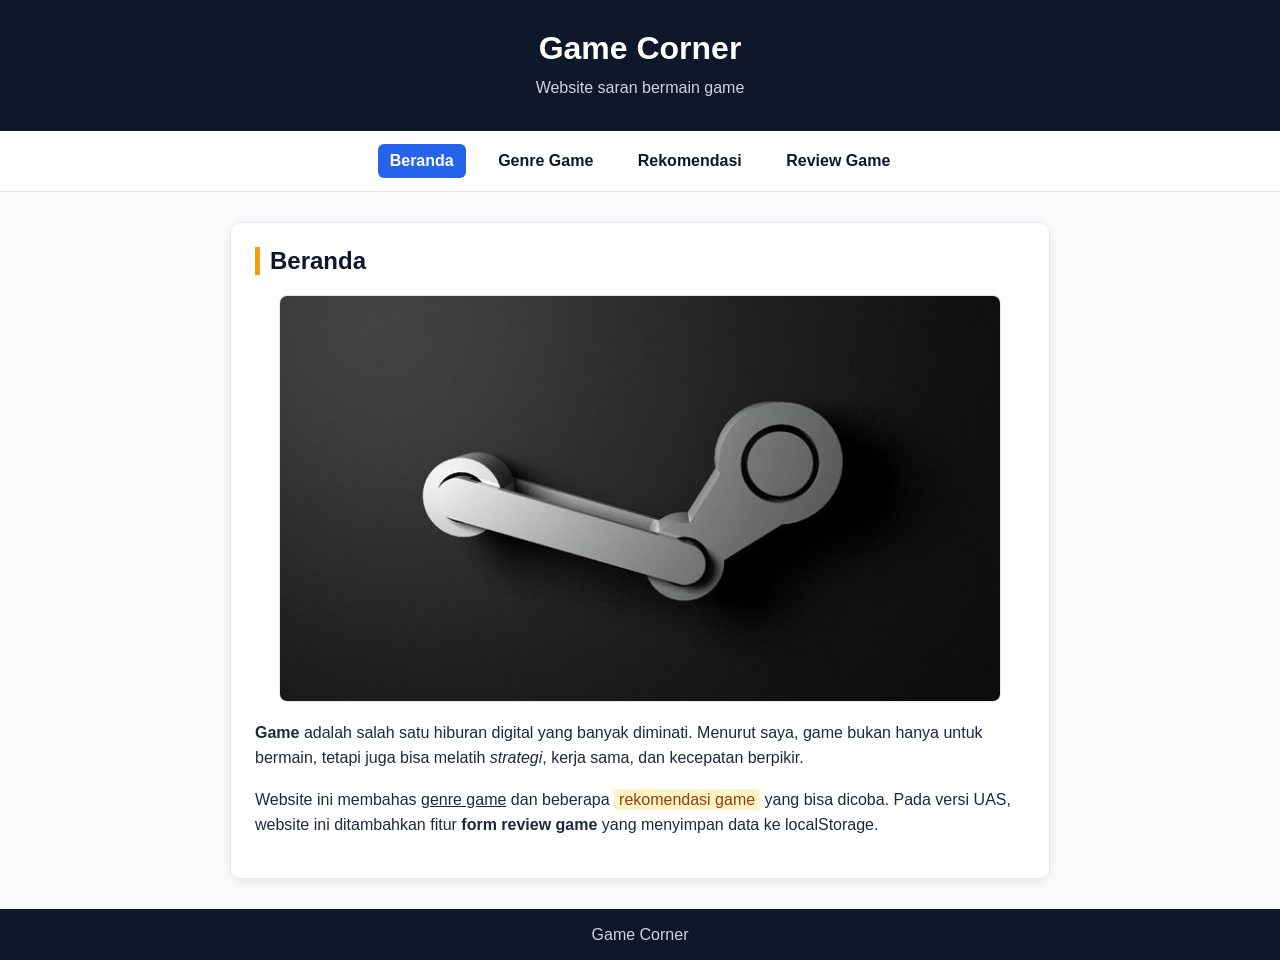
<file: index.html>
<!DOCTYPE html>
<html lang="id">
<head>
  <meta charset="UTF-8">
  <meta name="viewport" content="width=device-width, initial-scale=1.0">
  <title>Game Corner</title>
  <link rel="stylesheet" href="style.css">
</head>
<body>
  <header>
    <h1>Game Corner</h1>
    <p>Website saran bermain game</p>
  </header>

  <nav>
    <a href="index.html" class="aktif">Beranda</a>
    <a href="genre.html">Genre Game</a>
    <a href="rekomendasi.html">Rekomendasi</a>
    <a href="review.html">Review Game</a>
  </nav>

  <main>
    <section>
      <h2>Beranda</h2>

      <div class="kotak-gambar">
        <img src="beranda.jpg" class="gambar-utama" alt="Ilustrasi dunia game">
      </div>

      <p>
        <strong>Game</strong> adalah salah satu hiburan digital yang banyak diminati.
        Menurut saya, game bukan hanya untuk bermain, tetapi juga bisa melatih
        <em>strategi</em>, kerja sama, dan kecepatan berpikir.
      </p>

      <p>
        Website ini membahas <u>genre game</u> dan beberapa <mark>rekomendasi game</mark> yang bisa dicoba.
        Pada versi UAS, website ini ditambahkan fitur <strong>form review game</strong> yang menyimpan data ke localStorage.
      </p>
    </section>
  </main>

  <footer>
    <p>Game Corner</p>
  </footer>
</body>
</html>
</file>
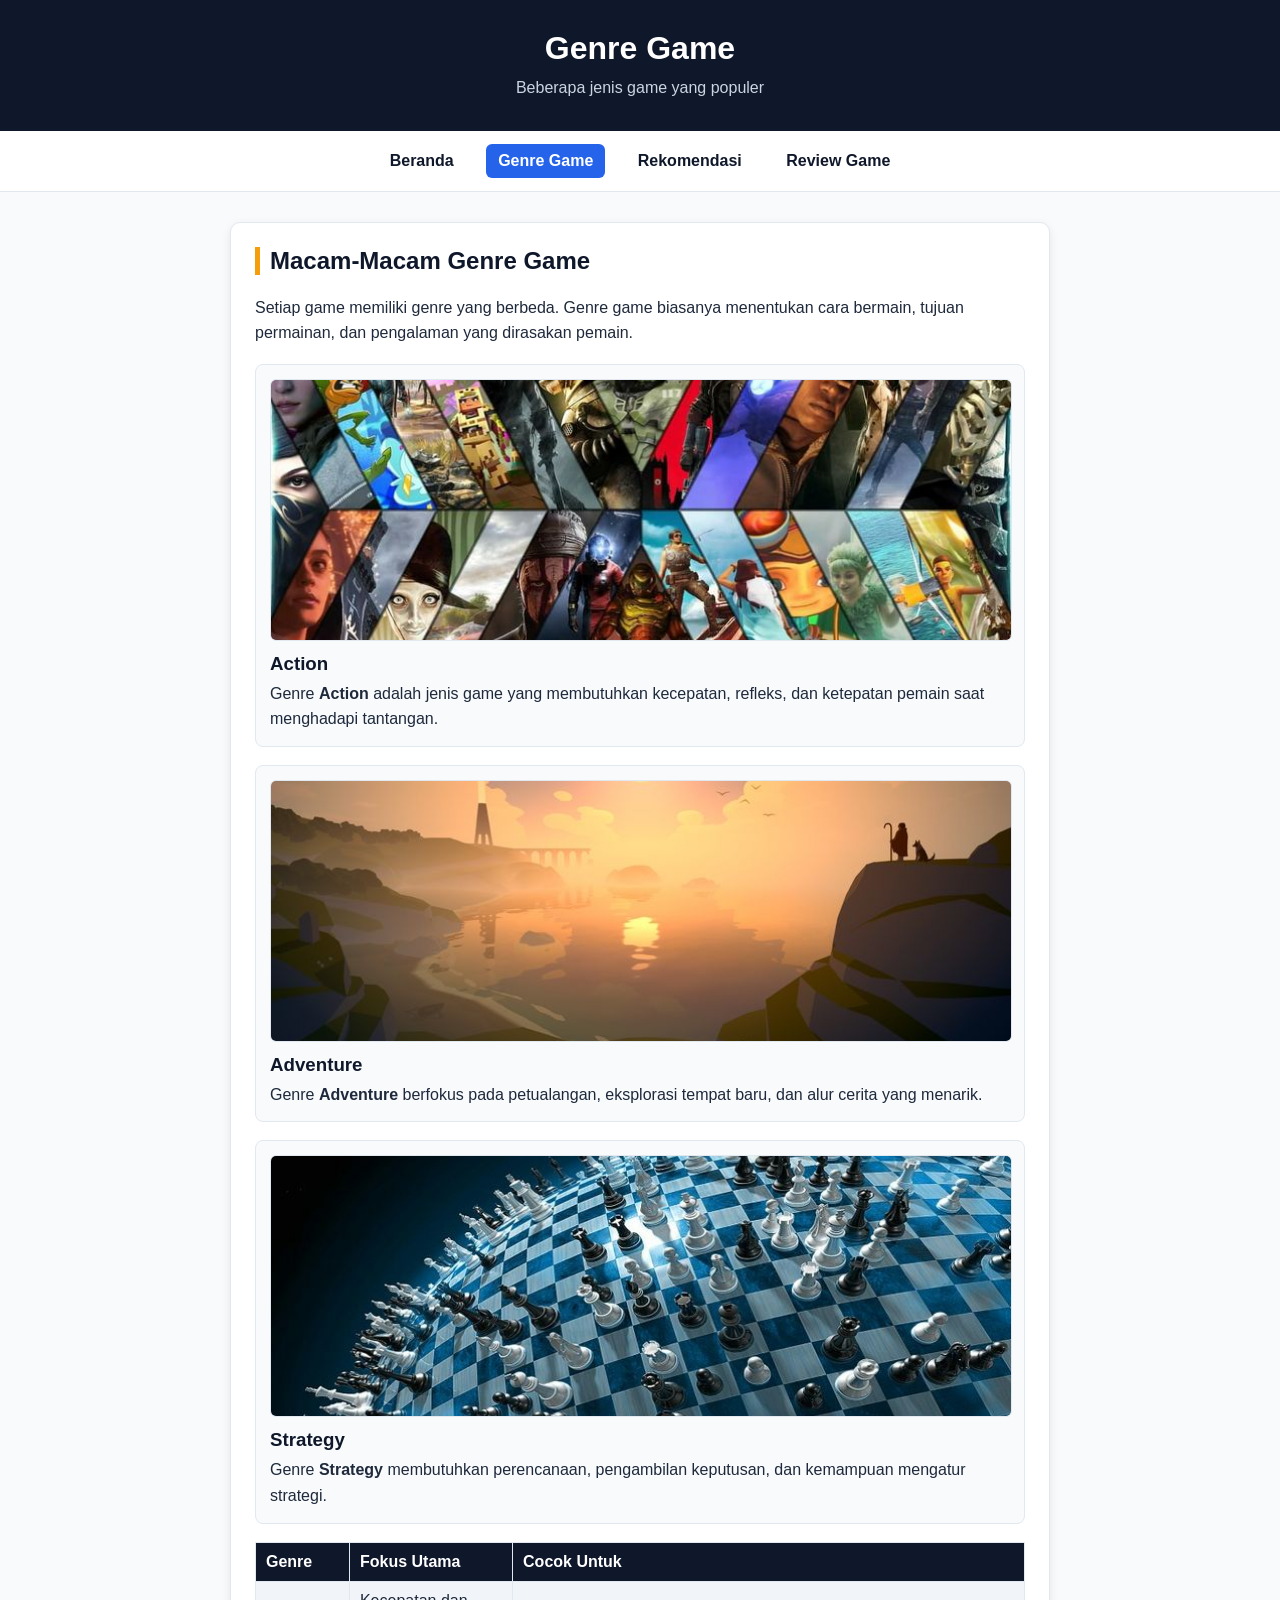
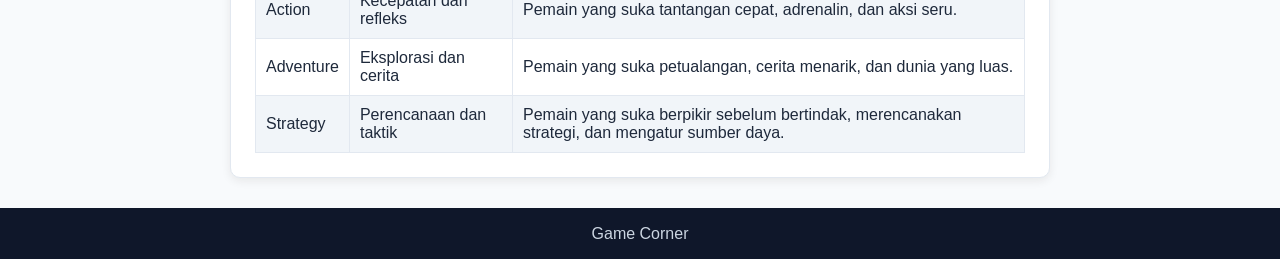
<file: genre.html>
<!DOCTYPE html>
<html lang="id">
<head>
  <meta charset="UTF-8">
  <meta name="viewport" content="width=device-width, initial-scale=1.0">
  <title>Genre Game</title>
  <link rel="stylesheet" href="style.css">
</head>
<body>
  <header>
    <h1>Genre Game</h1>
    <p>Beberapa jenis game yang populer</p>
  </header>

  <nav>
    <a href="index.html">Beranda</a>
    <a href="genre.html" class="aktif">Genre Game</a>
    <a href="rekomendasi.html">Rekomendasi</a>
    <a href="review.html">Review Game</a>
  </nav>

  <main>
    <section>
      <h2>Macam-Macam Genre Game</h2>

      <p>
        Setiap game memiliki genre yang berbeda. Genre game biasanya menentukan
        cara bermain, tujuan permainan, dan pengalaman yang dirasakan pemain.
      </p>

      <div class="genre-list">
        <div class="genre-item">
          <img src="action.jpg" alt="Contoh game action">
          <h3>Action</h3>
          <p>
            Genre <strong>Action</strong> adalah jenis game yang membutuhkan
            kecepatan, refleks, dan ketepatan pemain saat menghadapi tantangan.
          </p>
        </div>

        <div class="genre-item">
          <img src="adventure.jpg" alt="Contoh game adventure">
          <h3>Adventure</h3>
          <p>
            Genre <strong>Adventure</strong> berfokus pada petualangan,
            eksplorasi tempat baru, dan alur cerita yang menarik.
          </p>
        </div>

        <div class="genre-item">
          <img src="strategy.jpg" alt="Contoh game strategy">
          <h3>Strategy</h3>
          <p>
            Genre <strong>Strategy</strong> membutuhkan perencanaan,
            pengambilan keputusan, dan kemampuan mengatur strategi.
          </p>
        </div>
      </div>

      <table>
        <tr>
          <th>Genre</th>
          <th>Fokus Utama</th>
          <th>Cocok Untuk</th>
        </tr>
        <tr>
          <td>Action</td>
          <td>Kecepatan dan refleks</td>
          <td>Pemain yang suka tantangan cepat, adrenalin, dan aksi seru.</td>
        </tr>
        <tr>
          <td>Adventure</td>
          <td>Eksplorasi dan cerita</td>
          <td>Pemain yang suka petualangan, cerita menarik, dan dunia yang luas.</td>
        </tr>
        <tr>
          <td>Strategy</td>
          <td>Perencanaan dan taktik</td>
          <td>Pemain yang suka berpikir sebelum bertindak, merencanakan strategi, dan mengatur sumber daya.</td>
        </tr>
      </table>
    </section>
  </main>

  <footer>
    <p>Game Corner</p>
  </footer>
</body>
</html>
</file>
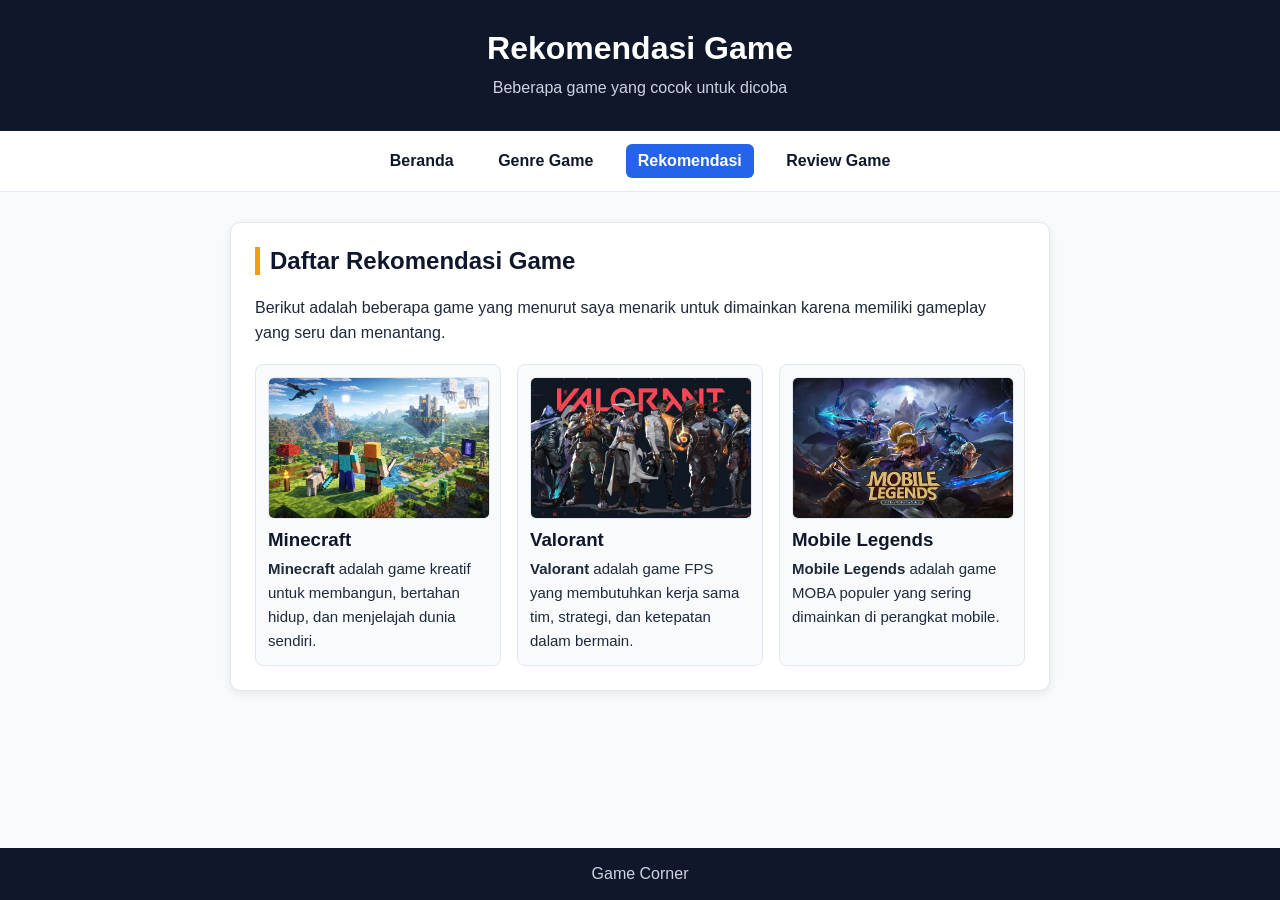
<file: rekomendasi.html>
<!DOCTYPE html>
<html lang="id">
<head>
  <meta charset="UTF-8">
  <meta name="viewport" content="width=device-width, initial-scale=1.0">
  <title>Rekomendasi Game</title>
  <link rel="stylesheet" href="style.css">
</head>
<body>
  <header>
    <h1>Rekomendasi Game</h1>
    <p>Beberapa game yang cocok untuk dicoba</p>
  </header>

  <nav>
    <a href="index.html">Beranda</a>
    <a href="genre.html">Genre Game</a>
    <a href="rekomendasi.html" class="aktif">Rekomendasi</a>
    <a href="review.html">Review Game</a>
  </nav>

  <main>
    <section>
      <h2>Daftar Rekomendasi Game</h2>

      <p>
        Berikut adalah beberapa game yang menurut saya menarik untuk dimainkan
        karena memiliki gameplay yang seru dan menantang.
      </p>

      <div class="daftar-game">
        <div class="game-card">
          <img src="minecraft.jpg" alt="Minecraft">
          <h3>Minecraft</h3>
          <p>
            <strong>Minecraft</strong> adalah game kreatif untuk membangun,
            bertahan hidup, dan menjelajah dunia sendiri.
          </p>
        </div>

        <div class="game-card">
          <img src="valo.jpg" alt="Valorant">
          <h3>Valorant</h3>
          <p>
            <strong>Valorant</strong> adalah game FPS yang membutuhkan kerja sama tim,
            strategi, dan ketepatan dalam bermain.
          </p>
        </div>

        <div class="game-card">
          <img src="ml.jpg" alt="Mobile Legends">
          <h3>Mobile Legends</h3>
          <p>
            <strong>Mobile Legends</strong> adalah game MOBA populer yang sering
            dimainkan di perangkat mobile.
          </p>
        </div>
      </div>
    </section>
  </main>

  <footer>
    <p>Game Corner</p>
  </footer>
</body>
</html>
</file>
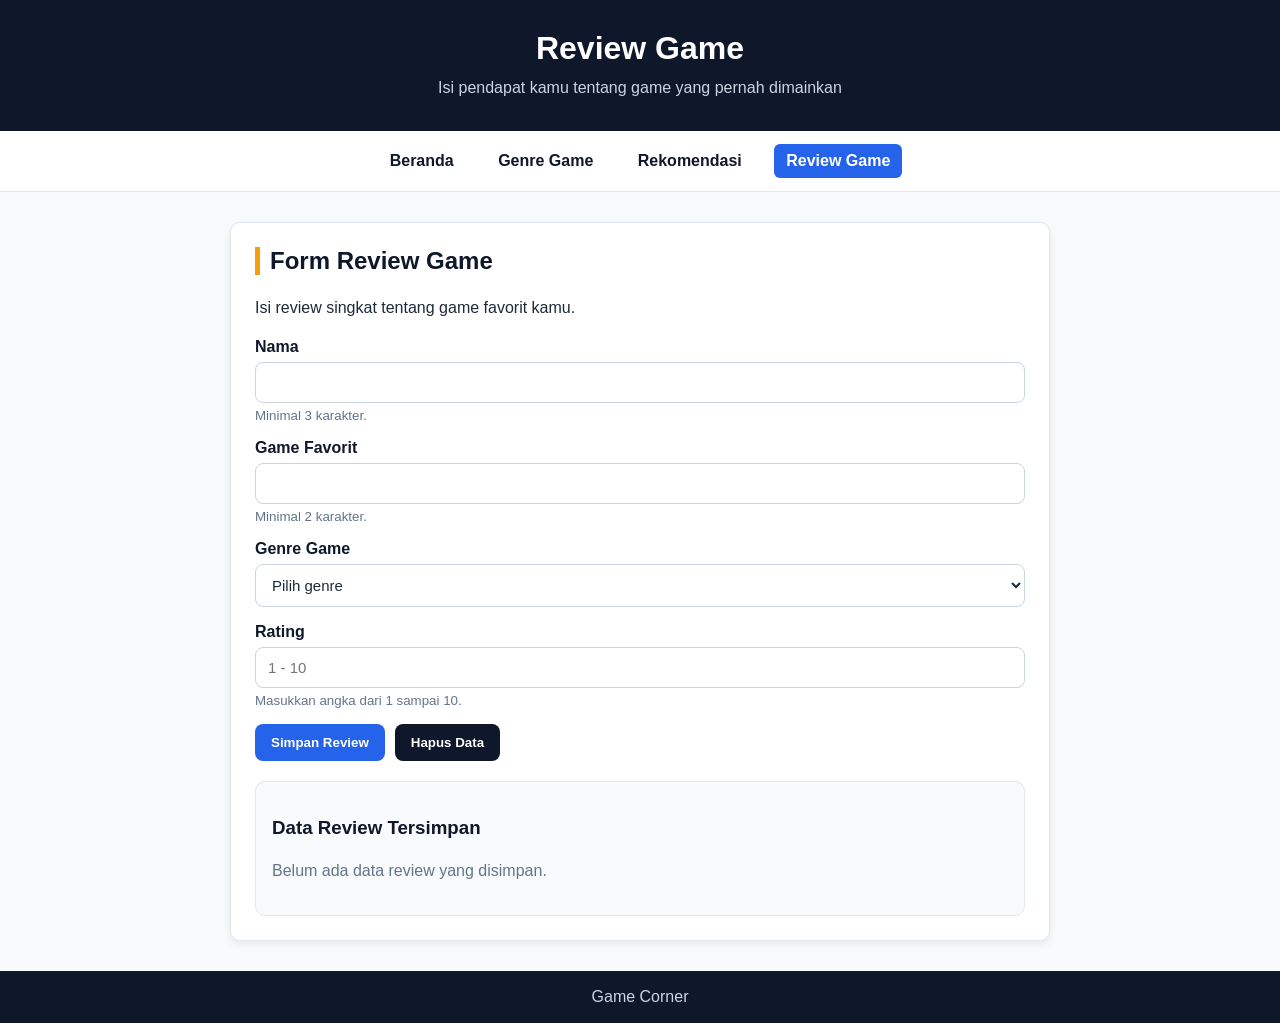
<file: review.html>
<!DOCTYPE html>
<html lang="id">
<head>
  <meta charset="UTF-8">
  <meta name="viewport" content="width=device-width, initial-scale=1.0">
  <title>Review Game</title>
  <link rel="stylesheet" href="style.css">
</head>
<body>
  <header>
    <h1>Review Game</h1>
    <p>Isi pendapat kamu tentang game yang pernah dimainkan</p>
  </header>

  <nav>
    <a href="index.html">Beranda</a>
    <a href="genre.html">Genre Game</a>
    <a href="rekomendasi.html">Rekomendasi</a>
    <a href="review.html" class="aktif">Review Game</a>
  </nav>

  <main>
    <section>
      <h2>Form Review Game</h2>

      <p>
        Isi review singkat tentang game favorit kamu.
      </p>

      <form id="reviewForm" novalidate>
        <div class="form-group">
          <label for="nama">Nama</label>
          <input
            type="text"
            id="nama"
            name="nama"
            required
            minlength="3"
          >
          <small>Minimal 3 karakter.</small>
        </div>

        <div class="form-group">
          <label for="game">Game Favorit</label>
          <input
            type="text"
            id="game"
            name="game"
            required
            minlength="2"
          >
          <small>Minimal 2 karakter.</small>
        </div>

        <div class="form-group">
          <label for="genre">Genre Game</label>
          <select id="genre" name="genre" required>
            <option value="">Pilih genre</option>
            <option value="Action">Action</option>
            <option value="Adventure">Adventure</option>
            <option value="Strategy">Strategy</option>
            <option value="FPS">FPS</option>
            <option value="MOBA">MOBA</option>
          </select>
        </div>

        <div class="form-group">
          <label for="rating">Rating</label>
          <input
            type="number"
            id="rating"
            name="rating"
            placeholder="1 - 10"
            required
            min="1"
            max="10"
          >
          <small>Masukkan angka dari 1 sampai 10.</small>
        </div>

        <div class="tombol-form">
          <button type="submit">Simpan Review</button>
          <button type="button" id="hapusData" class="btn-secondary">
            Hapus Data
          </button>
        </div>
      </form>

      <div id="pesan" class="pesan" aria-live="polite"></div>

      <article id="hasilReview" class="hasil-review kosong">
        <h3>Data Review Tersimpan</h3>
        <p>Belum ada data review yang disimpan.</p>
      </article>
    </section>
  </main>

  <footer>
    <p>Game Corner</p>
  </footer>

  <script src="script.js"></script>
</body>
</html>
</file>
<file: style.css>
body {
  margin: 0;
  min-height: 100vh;
  display: flex;
  flex-direction: column;
  font-family: Arial, sans-serif;
  background-color: #f8fafc;
  color: #1e293b;
}

header {
  background-color: #0f172a;
  color: white;
  text-align: center;
  padding: 30px 15px;
}

header h1 {
  margin: 0 0 8px;
}

header p {
  margin: 0;
  color: #cbd5e1;
}

nav {
  background-color: white;
  text-align: center;
  padding: 13px;
  border-bottom: 1px solid #e2e8f0;
}

nav a {
  color: #0f172a;
  text-decoration: none;
  margin: 0 8px;
  padding: 8px 12px;
  font-weight: bold;
  border-radius: 6px;
  display: inline-block;
}

nav a:hover {
  background-color: #e0f2fe;
  color: #0369a1;
}

nav a.aktif {
  background-color: #2563eb;
  color: white;
}

main {
  flex: 1;
  width: 100%;
  max-width: 850px;
  margin: 30px auto;
  padding: 0 15px;
  box-sizing: border-box;
}

section {
  background-color: white;
  padding: 24px;
  border-radius: 10px;
  border: 1px solid #e2e8f0;
  box-shadow: 0 3px 10px rgba(42, 23, 15, 0.08);
}

h2 {
  color: #0f172a;
  margin-top: 0;
  border-left: 5px solid #f59e0b;
  padding-left: 10px;
}

h3 {
  color: #0f172a;
}

p {
  line-height: 1.6;
}

mark {
  background-color: #fef3c7;
  color: #92400e;
  padding: 2px 5px;
  border-radius: 4px;
}

.kotak-gambar {
  width: fit-content;
  max-width: 100%;
  margin: 12px auto 18px;
  border: 1px solid #e2e8f0;
  border-radius: 8px;
  background-color: #f1f5f9;
  overflow: hidden;
}

.gambar-utama {
  width: 100%;
  max-width: 720px;
  height: auto;
  display: block;
}

.genre-list {
  margin-top: 18px;
}

.genre-item {
  background-color: #f8fafc;
  border: 1px solid #e2e8f0;
  border-radius: 8px;
  padding: 14px;
  margin-bottom: 18px;
}

.genre-item img {
  width: 100%;
  max-height: 260px;
  object-fit: cover;
  display: block;
  border-radius: 6px;
  border: 1px solid #e2e8f0;
}

.genre-item h3 {
  margin: 12px 0 6px;
}

.genre-item p {
  margin: 0;
}

table {
  width: 100%;
  border-collapse: collapse;
  margin-top: 15px;
  background-color: white;
}

th,
td {
  border: 1px solid #e2e8f0;
  padding: 10px;
  text-align: left;
}

th {
  background-color: #0f172a;
  color: white;
}

tr:nth-child(even) {
  background-color: #f1f5f9;
}

.daftar-game {
  display: grid;
  grid-template-columns: repeat(3, 1fr);
  gap: 16px;
  margin-top: 18px;
}

.game-card {
  background-color: #f8fafc;
  border: 1px solid #e2e8f0;
  border-radius: 8px;
  padding: 12px;
}

.game-card img {
  width: 100%;
  height: 140px;
  object-fit: cover;
  display: block;
  border-radius: 6px;
  border: 1px solid #e2e8f0;
}

.game-card h3 {
  margin: 10px 0 6px;
}

.game-card p {
  margin: 0;
  font-size: 15px;
}

form {
  margin-top: 18px;
}

.form-group {
  margin-bottom: 16px;
}

label {
  display: block;
  font-weight: bold;
  margin-bottom: 6px;
  color: #0f172a;
}

input,
select,
textarea {
  width: 100%;
  box-sizing: border-box;
  border: 1px solid #cbd5e1;
  border-radius: 8px;
  padding: 11px 12px;
  font-size: 15px;
  font-family: Arial, sans-serif;
  background-color: #ffffff;
  color: #1e293b;
}

input:focus,
select:focus,
textarea:focus {
  outline: 2px solid #93c5fd;
  border-color: #2563eb;
}

small {
  display: block;
  margin-top: 5px;
  color: #64748b;
}

.tombol-form {
  display: flex;
  flex-wrap: wrap;
  gap: 10px;
  margin-top: 8px;
}

button {
  border: none;
  border-radius: 8px;
  background-color: #2563eb;
  color: white;
  padding: 11px 16px;
  font-weight: bold;
  cursor: pointer;
}

button:hover {
  background-color: #1d4ed8;
}

.btn-secondary {
  background-color: #0f172a;
}

.btn-secondary:hover {
  background-color: #334155;
}

.pesan {
  margin-top: 15px;
  font-weight: bold;
}

.pesan.sukses {
  color: #15803d;
}

.pesan.error {
  color: #b91c1c;
}

.hasil-review {
  margin-top: 20px;
  background-color: #f8fafc;
  border: 1px solid #e2e8f0;
  border-radius: 10px;
  padding: 16px;
}

.hasil-review.kosong {
  color: #64748b;
}

.hasil-review ul {
  padding-left: 20px;
  margin-bottom: 0;
}

.hasil-review li {
  margin-bottom: 8px;
}

footer {
  background-color: #0f172a;
  color: white;
  text-align: center;
  padding: 13px;
  margin-top: 0;
}

footer p {
  margin: 0;
  color: #cbd5e1;
}

@media (max-width: 700px) {
  nav a {
    display: block;
    margin: 8px auto;
    width: fit-content;
  }

  main {
    margin: 18px auto;
  }

  section {
    padding: 16px;
  }

  .genre-item img {
    max-height: 200px;
  }

  .daftar-game {
    grid-template-columns: 1fr;
  }

  .game-card img {
    height: 180px;
  }

  table {
    font-size: 14px;
  }

  th,
  td {
    padding: 8px;
  }
}
</file>
